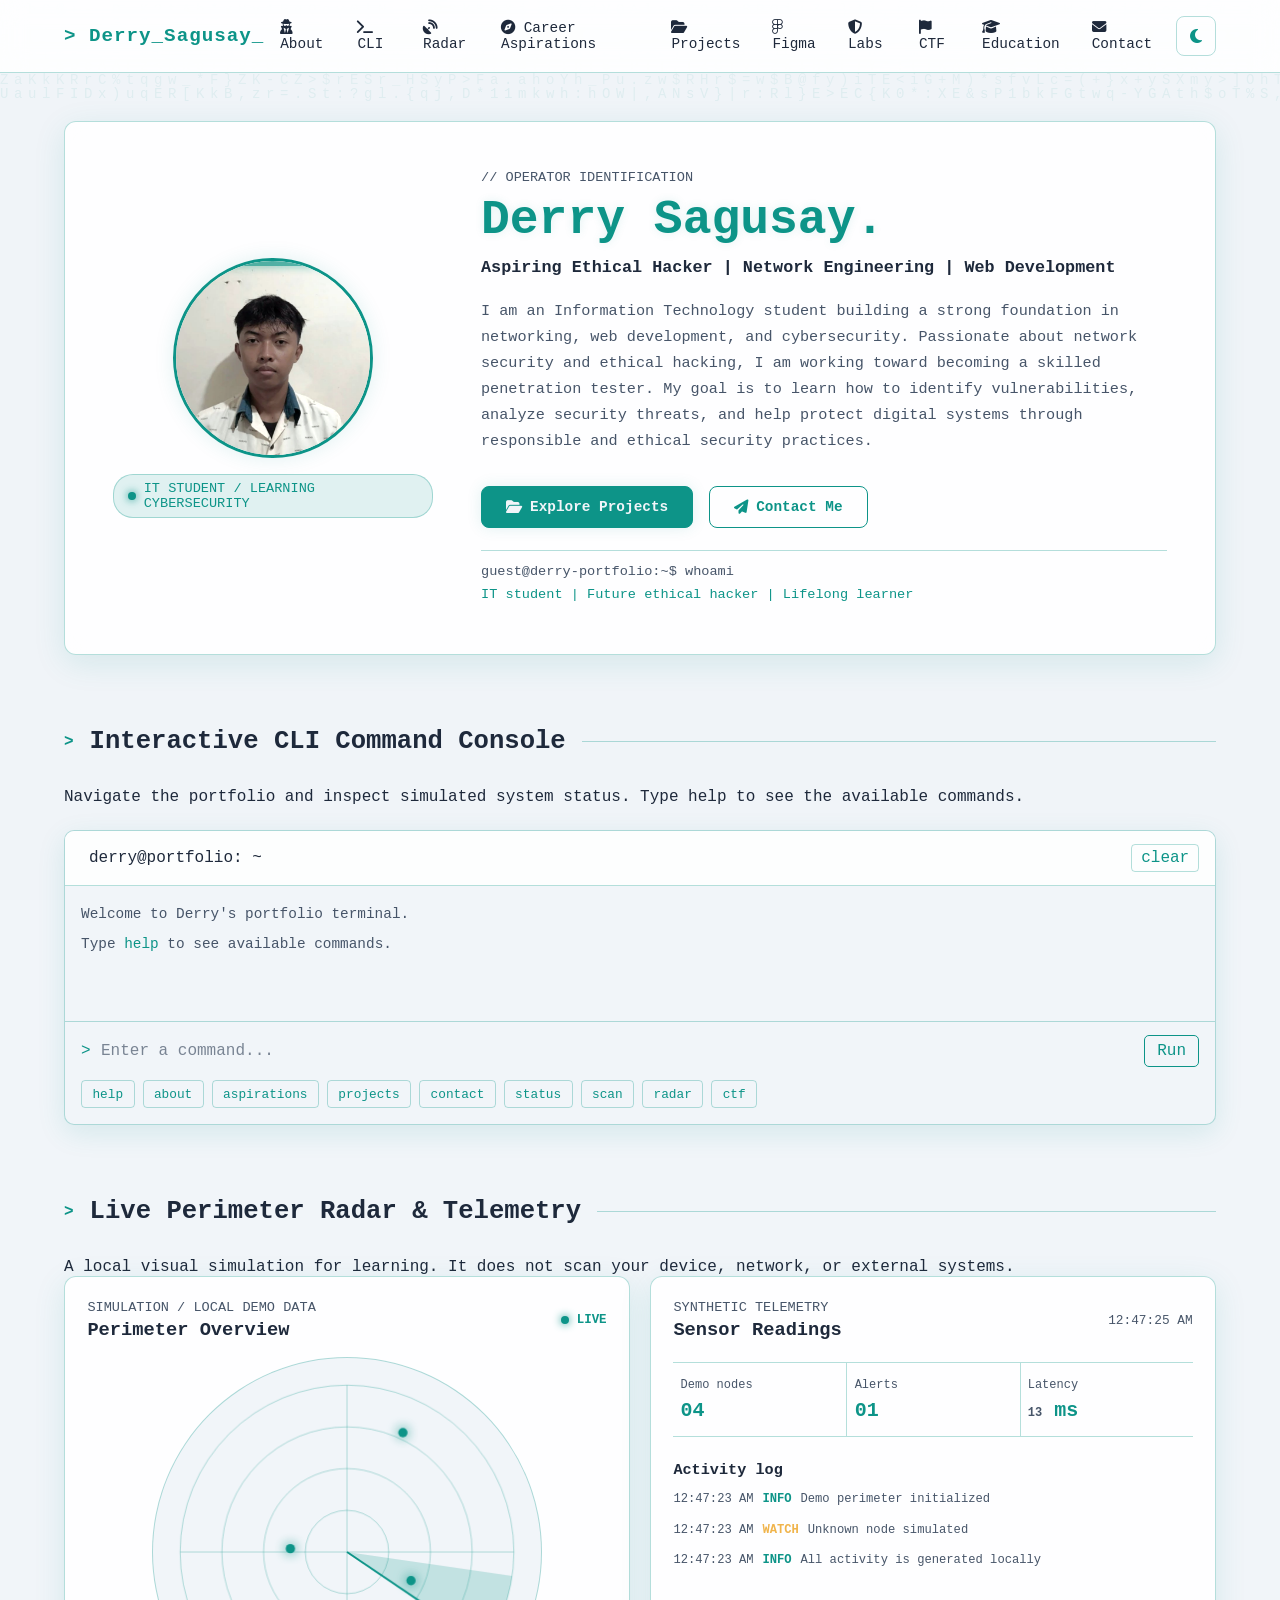
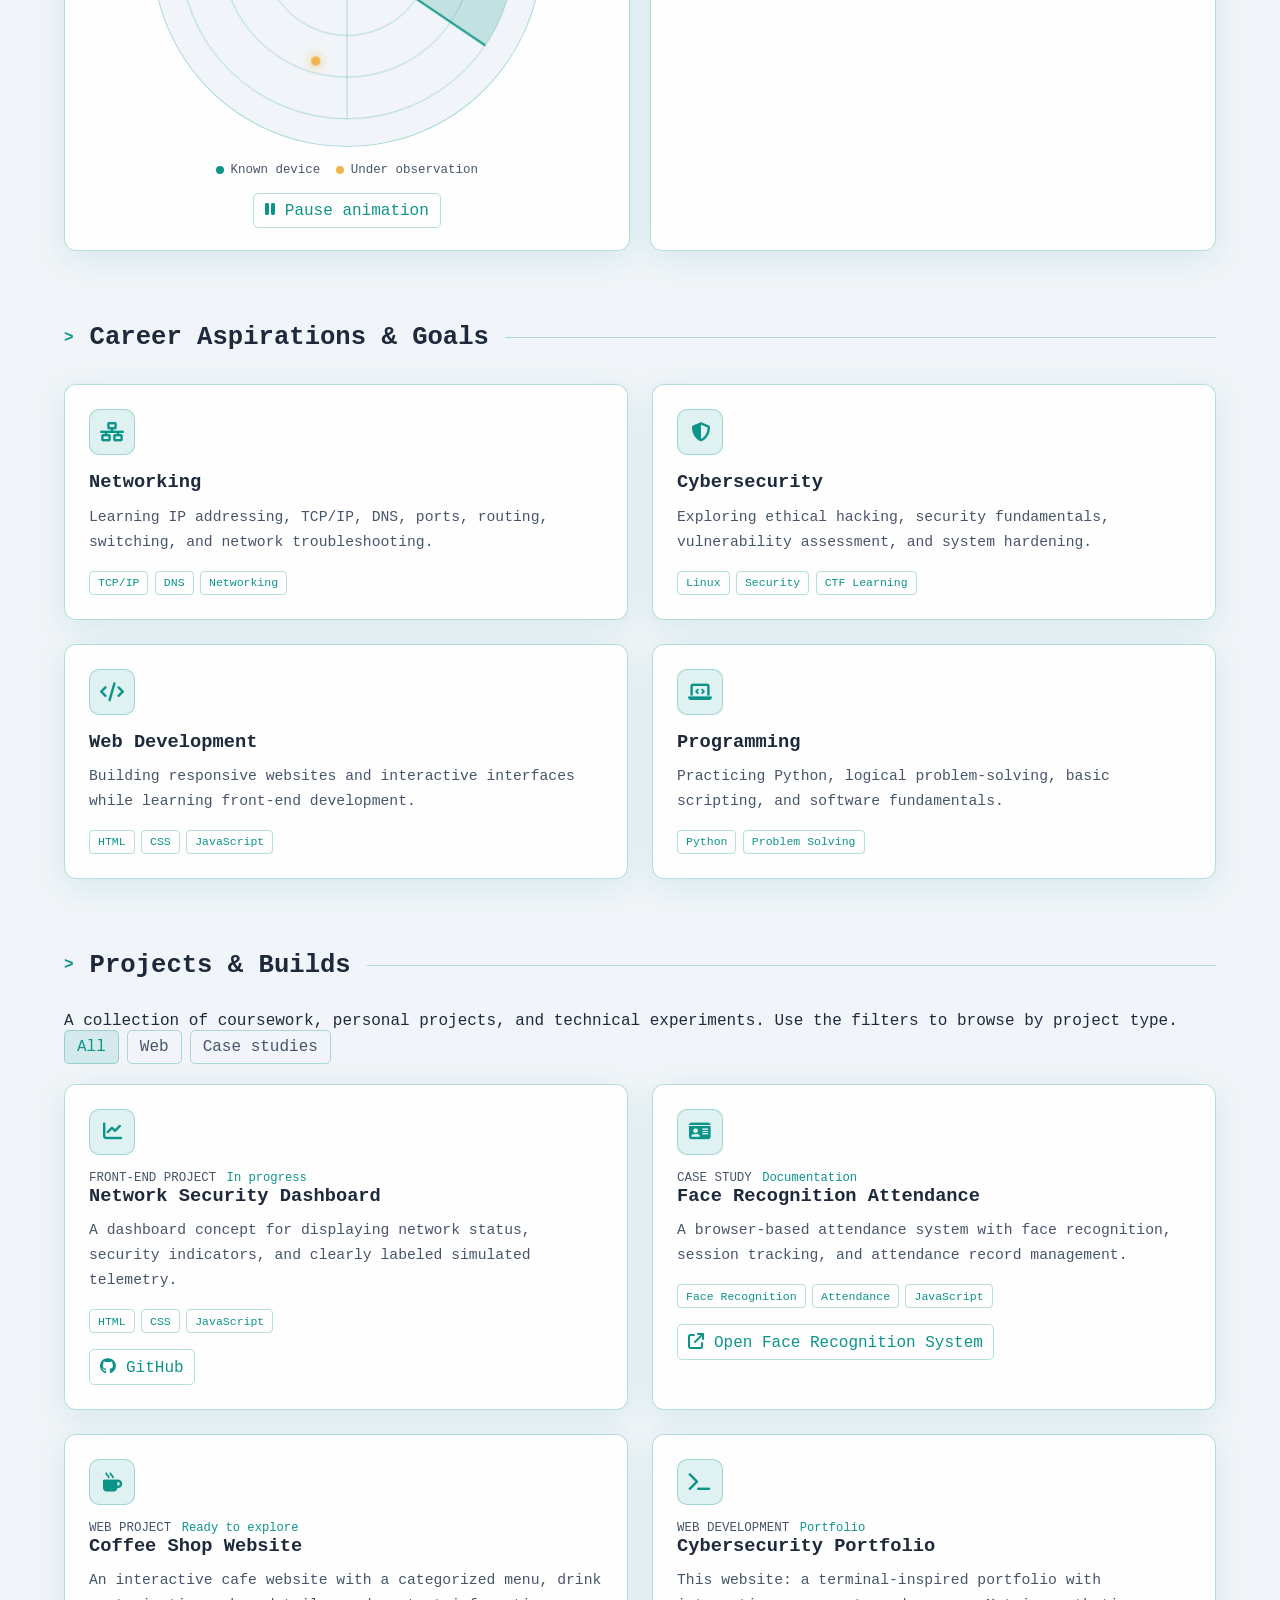
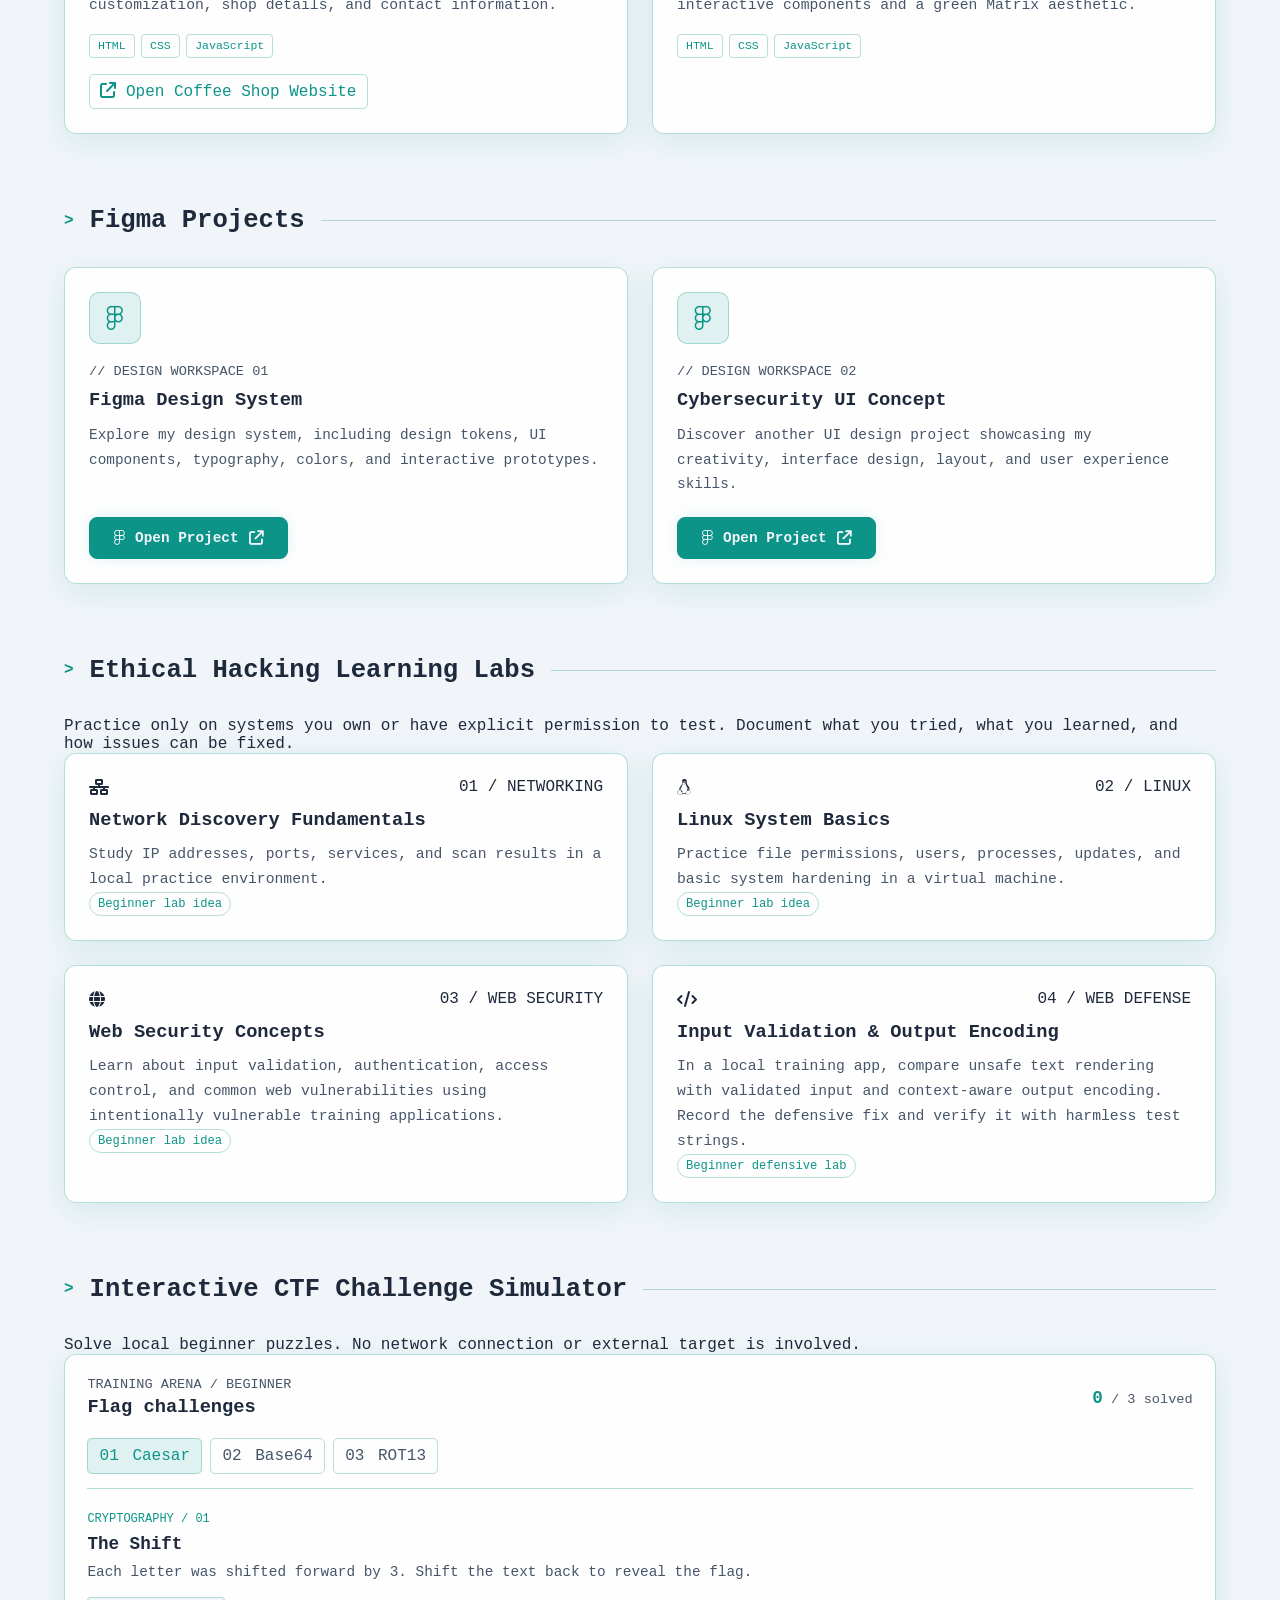
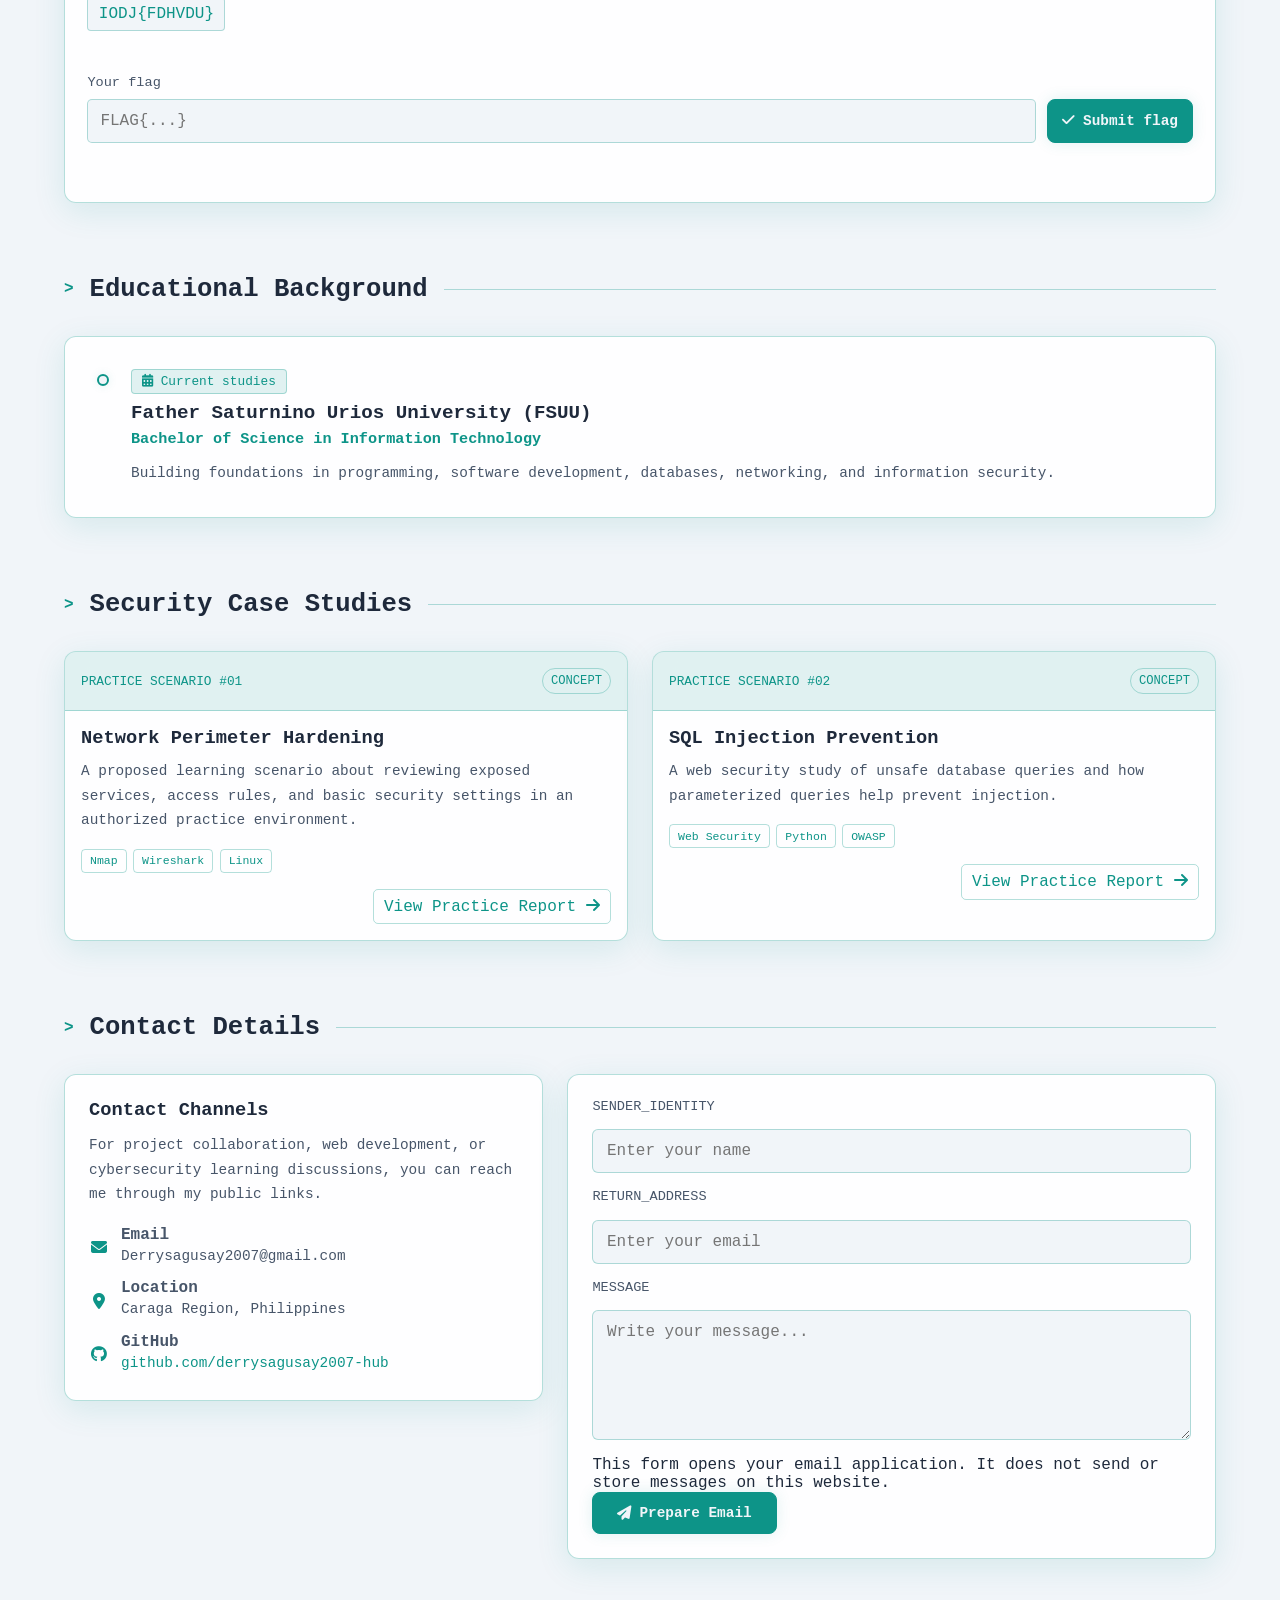
<file: index.html>
<!DOCTYPE html>
<html lang="en" data-theme="dark">
<head>
    <meta charset="UTF-8">
    <meta name="viewport" content="width=device-width, initial-scale=1.0">
    <meta name="description" content="Derry Sagusay — IT student learning ethical hacking, networking, cybersecurity, and web development.">
    <meta name="theme-color" content="#05050a">
    <meta property="og:type" content="website">
    <meta property="og:title" content="Derry Sagusay | Cybersecurity Portfolio">
    <meta property="og:description" content="Explore Derry's work and learning in cybersecurity, networking, and web development.">
    <meta name="twitter:card" content="summary">
    <title>Derry Sagusay | Cybersecurity Portfolio</title>

    <link rel="stylesheet" href="./main/style.css" />
    <link rel="stylesheet" href="https://cdnjs.cloudflare.com/ajax/libs/font-awesome/6.4.0/css/all.min.css">
</head>

<body>
    <canvas id="matrix-canvas" aria-hidden="true"></canvas>
    <div id="scroll-progress" class="scroll-progress" aria-hidden="true"></div>

    <!-- NAVIGATION -->
    <header class="navbar">
        <a class="nav-brand" href="#about">
            <span class="terminal-prompt">&gt;</span>
            Derry_Sagusay<span class="cursor-blink">_</span>
        </a>

        <nav class="nav-links" id="primary-navigation" aria-label="Main navigation">
            <a href="#about"><i class="fa-solid fa-user-secret"></i> About</a>
            <a href="#cli"><i class="fa-solid fa-terminal"></i> CLI</a>
            <a href="#radar"><i class="fa-solid fa-satellite-dish"></i> Radar</a>
            <a href="#skills"><i class="fa-solid fa-compass"></i> Career Aspirations</a>
            <a href="#projects"><i class="fa-solid fa-folder-open"></i> Projects</a>
            <a href="#figma"><i class="fa-brands fa-figma"></i> Figma</a>
            <a href="#labs"><i class="fa-solid fa-shield-halved"></i> Labs</a>
            <a href="#ctf"><i class="fa-solid fa-flag"></i> CTF</a>
            <a href="#education"><i class="fa-solid fa-graduation-cap"></i> Education</a>
            <a href="#contact"><i class="fa-solid fa-envelope"></i> Contact</a>
        </nav>

        <div class="nav-actions">
            <button id="mobile-menu-toggle" class="theme-btn mobile-menu-btn"
                    type="button" aria-label="Toggle navigation"
                    aria-expanded="false" aria-controls="primary-navigation">
                <i class="fa-solid fa-bars"></i>
            </button>

            <button id="theme-toggle" class="theme-btn" type="button"
                    aria-label="Toggle light and dark theme">
                <i class="fa-solid fa-sun light-icon"></i>
                <i class="fa-solid fa-moon dark-icon"></i>
            </button>
        </div>
    </header>

    <main class="main-content">

        <!-- HERO -->
        <section id="about" class="section-block">
            <div class="hero-container glass-panel">
                <div class="profile-box">
                    <div class="avatar-frame">
                        <img src="./images/oten.jpg" alt="Derry Sagusay's profile picture" id="profile-img">
                        <div class="scan-line"></div>
                    </div>

                    <div class="status-badge">
                        <span class="pulse-dot"></span>
                        IT STUDENT / LEARNING CYBERSECURITY
                    </div>
                </div>

                <div class="hero-intro">
                    <span class="sec-tag">// OPERATOR IDENTIFICATION</span>

                    <h1>Derry Sagusay<span class="hero-period">.</span></h1>

                    <p class="hero-subtitle">
                        Aspiring Ethical Hacker
                        <span>|</span> Network Engineering
                        <span>|</span> Web Development
                    </p>

                    <p class="hero-desc">
                       I am an Information Technology student building a strong foundation in networking,
                       web development, and cybersecurity. Passionate about network security and ethical hacking,
                       I am working toward becoming a skilled penetration tester. My goal is to learn how to identify vulnerabilities,
                       analyze security threats, and help protect digital systems through responsible and ethical security practices.
                    </p>

                    <div class="hero-buttons">
                        <a href="#projects" class="cyber-btn primary">
                            <i class="fa-solid fa-folder-open"></i>
                            Explore Projects
                        </a>

                        <a href="#contact" class="cyber-btn secondary">
                            <i class="fa-solid fa-paper-plane"></i>
                            Contact Me
                        </a>
                    </div>

                    <div class="hero-terminal-line">
                        <span>guest@derry-portfolio</span>:<span>~</span>$ whoami
                        <p>IT student | Future ethical hacker | Lifelong learner</p>
                    </div>
                </div>
            </div>
        </section>

        <!-- INTERACTIVE CLI -->
        <section id="cli" class="section-block">
            <div class="section-header">
                <span class="terminal-prompt">&gt;</span>
                <h2>Interactive CLI Command Console</h2>
                <div class="header-line"></div>
            </div>

            <p class="section-intro">
                Navigate the portfolio and inspect simulated system status.
                Type <code>help</code> to see the available commands.
            </p>

            <div class="terminal-window glass-panel">
                <div class="terminal-titlebar">
                    <span class="terminal-lights">
                        <i></i><i></i><i></i>
                    </span>
                    <span>derry@portfolio: ~</span>
                    <button id="terminal-clear" class="terminal-clear" type="button">
                        clear
                    </button>
                </div>

                <div id="terminal-output" class="terminal-output"
                     role="log" aria-live="polite">
                    <p>Welcome to Derry's portfolio terminal.</p>
                    <p>Type <code>help</code> to see available commands.</p>
                </div>

                <form id="terminal-form-cli" class="terminal-input-row"
                      autocomplete="off">
                    <label for="terminal-command">&gt;</label>
                    <input id="terminal-command" name="command"
                           placeholder="Enter a command..."
                           aria-label="Terminal command"
                           spellcheck="false">
                    <button type="submit" class="terminal-run">Run</button>
                </form>

                <div class="command-chips">
                    <button type="button" data-command="help">help</button>
                    <button type="button" data-command="about">about</button>
                    <button type="button" data-command="skills">aspirations</button>
                    <button type="button" data-command="projects">projects</button>
                    <button type="button" data-command="contact">contact</button>
                    <button type="button" data-command="status">status</button>
                    <button type="button" data-command="scan">scan</button>
                    <button type="button" data-command="radar">radar</button>
                    <button type="button" data-command="ctf">ctf</button>
                </div>
            </div>
        </section>

        <!-- SIMULATED PERIMETER RADAR -->
        <section id="radar" class="section-block">
            <div class="section-header">
                <span class="terminal-prompt">&gt;</span>
                <h2>Live Perimeter Radar & Telemetry</h2>
                <div class="header-line"></div>
            </div>

            <p class="section-intro">
                A local visual simulation for learning. It does not scan your device,
                network, or external systems.
            </p>

            <div class="radar-layout">
                <div class="radar-panel glass-panel">
                    <div class="radar-heading">
                        <div>
                            <span class="sec-tag">SIMULATION / LOCAL DEMO DATA</span>
                            <h3>Perimeter Overview</h3>
                        </div>
                        <span class="radar-live"><span class="pulse-dot"></span> LIVE</span>
                    </div>
                    <canvas id="radar-canvas" class="radar-canvas"
                            role="img" aria-label="Animated simulated perimeter radar with demo targets"></canvas>
                    <div class="radar-legend">
                        <span><i class="legend-dot stable"></i>Known device</span>
                        <span><i class="legend-dot watch"></i>Under observation</span>
                    </div>
                    <button id="radar-toggle" class="radar-toggle" type="button" aria-pressed="false">
                        <i class="fa-solid fa-pause"></i> Pause animation
                    </button>
                </div>

                <div class="telemetry-panel glass-panel">
                    <div class="telemetry-heading">
                        <div>
                            <span class="sec-tag">SYNTHETIC TELEMETRY</span>
                            <h3>Sensor Readings</h3>
                        </div>
                        <span id="telemetry-time" class="telemetry-time">--:--:--</span>
                    </div>
                    <div class="telemetry-stats">
                        <div class="telemetry-stat">
                            <span>Demo nodes</span>
                            <strong id="telemetry-nodes">04</strong>
                        </div>
                        <div class="telemetry-stat">
                            <span>Alerts</span>
                            <strong id="telemetry-alerts">01</strong>
                        </div>
                        <div class="telemetry-stat">
                            <span>Latency</span>
                            <strong><span id="telemetry-latency">18</span> ms</strong>
                        </div>
                    </div>
                    <h4 class="activity-title">Activity log</h4>
                    <ul id="telemetry-log" class="telemetry-log" aria-live="polite">
                        <li><time>--:--:--</time><span class="log-ok">INFO</span><span>Demo perimeter initialized</span></li>
                        <li><time>--:--:--</time><span class="log-watch">WATCH</span><span>Unknown node simulated</span></li>
                        <li><time>--:--:--</time><span class="log-ok">INFO</span><span>All activity is generated locally</span></li>
                    </ul>
                </div>
            </div>
        </section>

        <!-- CAREER ASPIRATIONS & GOALS -->
        <section id="skills" class="section-block">
            <div class="section-header">
                <span class="terminal-prompt">&gt;</span>
                <h2>Career Aspirations & Goals</h2>
                <div class="header-line"></div>
            </div>

            <div class="skills-grid">
                <article class="skill-card glass-panel">
                    <div class="skill-icon">
                        <i class="fa-solid fa-network-wired"></i>
                    </div>
                    <h3>Networking</h3>
                    <p>
                        Learning IP addressing, TCP/IP, DNS, ports, routing,
                        switching, and network troubleshooting.
                    </p>
                    <div class="tech-tags">
                        <span>TCP/IP</span>
                        <span>DNS</span>
                        <span>Networking</span>
                    </div>
                </article>

                <article class="skill-card glass-panel">
                    <div class="skill-icon">
                        <i class="fa-solid fa-shield-halved"></i>
                    </div>
                    <h3>Cybersecurity</h3>
                    <p>
                        Exploring ethical hacking, security fundamentals,
                        vulnerability assessment, and system hardening.
                    </p>
                    <div class="tech-tags">
                        <span>Linux</span>
                        <span>Security</span>
                        <span>CTF Learning</span>
                    </div>
                </article>

                <article class="skill-card glass-panel">
                    <div class="skill-icon">
                        <i class="fa-solid fa-code"></i>
                    </div>
                    <h3>Web Development</h3>
                    <p>
                        Building responsive websites and interactive
                        interfaces while learning front-end development.
                    </p>
                    <div class="tech-tags">
                        <span>HTML</span>
                        <span>CSS</span>
                        <span>JavaScript</span>
                    </div>
                </article>

                <article class="skill-card glass-panel">
                    <div class="skill-icon">
                        <i class="fa-solid fa-laptop-code"></i>
                    </div>
                    <h3>Programming</h3>
                    <p>
                        Practicing Python, logical problem-solving,
                        basic scripting, and software fundamentals.
                    </p>
                    <div class="tech-tags">
                        <span>Python</span>
                        <span>Problem Solving</span>
                    </div>
                </article>
            </div>
        </section>

        <!-- PROJECTS -->
        <section id="projects" class="section-block">
            <div class="section-header">
                <span class="terminal-prompt">&gt;</span>
                <h2>Projects & Builds</h2>
                <div class="header-line"></div>
            </div>

            <p class="section-intro">
                A collection of coursework, personal projects, and technical
                experiments. Use the filters to browse by project type.
            </p>

            <div class="project-filters" role="group" aria-label="Filter projects">
                <button type="button" class="project-filter active" data-filter="all" aria-pressed="true">All</button>
                <button type="button" class="project-filter" data-filter="web" aria-pressed="false">Web</button>
                <button type="button" class="project-filter" data-filter="study" aria-pressed="false">Case studies</button>
            </div>

            <div class="project-grid">
                <article class="project-card glass-panel" data-project-type="web">
                    <div class="project-icon">
                        <i class="fa-solid fa-chart-line"></i>
                    </div>
                    <div class="project-meta">
                        <span>FRONT-END PROJECT</span>
                        <span class="project-state">In progress</span>
                    </div>
                    <h3>Network Security Dashboard</h3>
                    <p>
                        A dashboard concept for displaying network status,
                        security indicators, and clearly labeled simulated telemetry.
                    </p>
                    <div class="tech-tags">
                        <span>HTML</span><span>CSS</span><span>JavaScript</span>
                    </div>
                    <div class="project-links">
                        <a href="https://github.com/derrysagusay2007-hub"
                           target="_blank" rel="noopener noreferrer">
                            <i class="fa-brands fa-github"></i> GitHub
                        </a>
                    </div>
                </article>

                <article class="project-card glass-panel" data-project-type="study">
                    <div class="project-icon">
                        <i class="fa-solid fa-id-card"></i>
                    </div>
                    <div class="project-meta">
                        <span>CASE STUDY</span>
                        <span class="project-state">Documentation</span>
                    </div>
                    <h3>Face Recognition Attendance</h3>
                    <p>
                        A browser-based attendance system with face recognition,
                        session tracking, and attendance record management.
                    </p>
                    <div class="tech-tags">
                        <span>Face Recognition</span>
                        <span>Attendance</span>
                        <span>JavaScript</span>
                    </div>
                    <div class="project-links">
                        <a href="./project/1index.html">
                            <i class="fa-solid fa-arrow-up-right-from-square"></i>
                            Open Face Recognition System
                        </a>
                    </div>
                </article>

                <article class="project-card glass-panel" data-project-type="web">
                    <div class="project-icon">
                        <i class="fa-solid fa-mug-hot"></i>
                    </div>
                    <div class="project-meta">
                        <span>WEB PROJECT</span>
                        <span class="project-state">Ready to explore</span>
                    </div>
                    <h3>Coffee Shop Website</h3>
                    <p>
                        An interactive cafe website with a categorized menu,
                        drink customization, shop details, and contact information.
                    </p>
                    <div class="tech-tags">
                        <span>HTML</span><span>CSS</span><span>JavaScript</span>
                    </div>
                    <div class="project-links">
                        <a href="./projects/bean-brew/2index.html">
                            <i class="fa-solid fa-arrow-up-right-from-square"></i>
                            Open Coffee Shop Website
                        </a>
                    </div>
                </article>

                <article class="project-card glass-panel" data-project-type="web">
                    <div class="project-icon">
                        <i class="fa-solid fa-terminal"></i>
                    </div>
                    <div class="project-meta">
                        <span>WEB DEVELOPMENT</span>
                        <span class="project-state">Portfolio</span>
                    </div>
                    <h3>Cybersecurity Portfolio</h3>
                    <p>
                        This website: a terminal-inspired portfolio with
                        interactive components and a green Matrix aesthetic.
                    </p>
                    <div class="tech-tags">
                        <span>HTML</span><span>CSS</span><span>JavaScript</span>
                    </div>
                </article>
            </div>
        </section>

       <!-- FIGMA PROJECTS -->
<section id="figma" class="section-block">
    <div class="section-header">
        <span class="terminal-prompt">&gt;</span>
        <h2>Figma Projects</h2>
        <div class="header-line"></div>
    </div>

    <div class="figma-projects-grid">

        <!-- FIGMA PROJECT 1 -->
        <div class="figma-panel glass-panel">
            <div class="figma-mark" aria-hidden="true">
                <i class="fa-brands fa-figma"></i>
            </div>

            <div class="figma-project-info">
                <span class="sec-tag">// DESIGN WORKSPACE 01</span>
                <h3>Figma Design System</h3>
                <p>
                    Explore my design system, including design tokens,
                    UI components, typography, colors, and interactive prototypes.
                </p>
            </div>

            <div class="hero-buttons">
                <a
                    class="cyber-btn primary"
                    href="https://www.figma.com/design/df82RK3zIRqXrk9Lu7r33x/Untitled?node-id=0-1&t=ttGBgMGKdD8Uq8Sp-1"
                    target="_blank"
                    rel="noopener noreferrer"
                >
                    <i class="fa-brands fa-figma"></i>
                    Open Project
                    <i class="fa-solid fa-arrow-up-right-from-square"></i>
                </a>
            </div>
        </div>

        <!-- FIGMA PROJECT 2 -->
        <div class="figma-panel glass-panel">
            <div class="figma-mark" aria-hidden="true">
                <i class="fa-brands fa-figma"></i>
            </div>

            <div class="figma-project-info">
                <span class="sec-tag">// DESIGN WORKSPACE 02</span>
                <h3>Cybersecurity UI Concept</h3>
                <p>
                    Discover another UI design project showcasing my
                    creativity, interface design, layout, and user experience skills.
                </p>
            </div>

            <div class="hero-buttons">
                <a
                    class="cyber-btn primary"
                    href="https://www.figma.com/design/bN36f4y7RfNAPAvPRn4RAo/Untitled?node-id=0-1&t=mvPxhxhzeWCF7LIt-1"
                    target="_blank"
                    rel="noopener noreferrer"
                >
                    <i class="fa-brands fa-figma"></i>
                    Open Project
                    <i class="fa-solid fa-arrow-up-right-from-square"></i>
                </a>
            </div>
        </div>

    </div>
        </section>

        <!-- ETHICAL HACKING LABS -->
        <section id="labs" class="section-block">
            <div class="section-header">
                <span class="terminal-prompt">&gt;</span>
                <h2>Ethical Hacking Learning Labs</h2>
                <div class="header-line"></div>
            </div>

            <p class="section-intro">
                Practice only on systems you own or have explicit permission to test.
                Document what you tried, what you learned, and how issues can be fixed.
            </p>

            <div class="labs-grid">
                <article class="lab-card glass-panel">
                    <div class="lab-heading">
                        <i class="fa-solid fa-network-wired"></i>
                        <span>01 / NETWORKING</span>
                    </div>
                    <h3>Network Discovery Fundamentals</h3>
                    <p>
                        Study IP addresses, ports, services, and scan results
                        in a local practice environment.
                    </p>
                    <span class="lab-status">Beginner lab idea</span>
                </article>

                <article class="lab-card glass-panel">
                    <div class="lab-heading">
                        <i class="fa-brands fa-linux"></i>
                        <span>02 / LINUX</span>
                    </div>
                    <h3>Linux System Basics</h3>
                    <p>
                        Practice file permissions, users, processes,
                        updates, and basic system hardening in a virtual machine.
                    </p>
                    <span class="lab-status">Beginner lab idea</span>
                </article>

                <article class="lab-card glass-panel">
                    <div class="lab-heading">
                        <i class="fa-solid fa-globe"></i>
                        <span>03 / WEB SECURITY</span>
                    </div>
                    <h3>Web Security Concepts</h3>
                    <p>
                        Learn about input validation, authentication,
                        access control, and common web vulnerabilities using
                        intentionally vulnerable training applications.
                    </p>
                    <span class="lab-status">Beginner lab idea</span>
                </article>

                <article class="lab-card glass-panel">
                    <div class="lab-heading">
                        <i class="fa-solid fa-code"></i>
                        <span>04 / WEB DEFENSE</span>
                    </div>
                    <h3>Input Validation & Output Encoding</h3>
                    <p>
                        In a local training app, compare unsafe text rendering with
                        validated input and context-aware output encoding. Record
                        the defensive fix and verify it with harmless test strings.
                    </p>
                    <span class="lab-status">Beginner defensive lab</span>
                </article>
            </div>
        </section>

        <!-- INTERACTIVE CTF SIMULATOR -->
        <section id="ctf" class="section-block">
            <div class="section-header">
                <span class="terminal-prompt">&gt;</span>
                <h2>Interactive CTF Challenge Simulator</h2>
                <div class="header-line"></div>
            </div>

            <p class="section-intro">
                Solve local beginner puzzles. No network connection or external target is involved.
            </p>

            <div class="ctf-panel glass-panel">
                <div class="ctf-heading">
                    <div>
                        <span class="sec-tag">TRAINING ARENA / BEGINNER</span>
                        <h3>Flag challenges</h3>
                    </div>
                    <span class="ctf-score"><strong id="ctf-score">0</strong> / 3 solved</span>
                </div>

                <div class="ctf-challenge-tabs" role="group" aria-label="Choose a CTF challenge">
                    <button type="button" class="ctf-tab active" data-challenge="0" aria-pressed="true">01 <span>Caesar</span></button>
                    <button type="button" class="ctf-tab" data-challenge="1" aria-pressed="false">02 <span>Base64</span></button>
                    <button type="button" class="ctf-tab" data-challenge="2" aria-pressed="false">03 <span>ROT13</span></button>
                </div>

                <div class="ctf-prompt">
                    <span id="ctf-category" class="ctf-category">CRYPTOGRAPHY / 01</span>
                    <h4 id="ctf-title">The Shift</h4>
                    <p id="ctf-description">Each letter was shifted forward by 3. Shift the text back to reveal the flag.</p>
                    <code id="ctf-clue">IODJ{FDHVDU}</code>
                </div>

                <form id="ctf-form" class="ctf-answer-form" autocomplete="off">
                    <label for="ctf-answer">Your flag</label>
                    <div class="ctf-answer-row">
                        <input id="ctf-answer" name="answer" type="text" required
                               maxlength="80" placeholder="FLAG{...}" spellcheck="false">
                        <button class="cyber-btn primary" type="submit">
                            <i class="fa-solid fa-check"></i> Submit flag
                        </button>
                    </div>
                </form>
                <p id="ctf-feedback" class="ctf-feedback" role="status" aria-live="polite"></p>
            </div>
        </section>

        <!-- EDUCATION -->
        <section id="education" class="section-block">
            <div class="section-header">
                <span class="terminal-prompt">&gt;</span>
                <h2>Educational Background</h2>
                <div class="header-line"></div>
            </div>

            <div class="timeline glass-panel">
                <div class="timeline-item">
                    <div class="timeline-marker"></div>
                    <div class="timeline-content">
                        <span class="timeline-date">
                            <i class="fa-solid fa-calendar-days"></i>
                            Current studies
                        </span>
                        <h3>Father Saturnino Urios University (FSUU)</h3>
                        <p class="degree-title">
                            Bachelor of Science in Information Technology
                        </p>
                        <p class="timeline-desc">
                            Building foundations in programming, software
                            development, databases, networking, and information security.
                        </p>
                    </div>
                </div>
            </div>
        </section>

        <!-- SECURITY CASE STUDIES -->
        <section id="case-studies" class="section-block">
            <div class="section-header">
                <span class="terminal-prompt">&gt;</span>
                <h2>Security Case Studies</h2>
                <div class="header-line"></div>
            </div>

            <div class="case-grid">
                <article class="case-card glass-panel">
                    <div class="case-banner">
                        <span class="case-id">PRACTICE SCENARIO #01</span>
                        <span class="case-status practice">CONCEPT</span>
                    </div>
                    <div class="case-body">
                        <h3>Network Perimeter Hardening</h3>
                        <p class="case-snippet">
                            A proposed learning scenario about reviewing exposed
                            services, access rules, and basic security settings
                            in an authorized practice environment.
                        </p>
                        <div class="tech-tags">
                            <span>Nmap</span>
                            <span>Wireshark</span>
                            <span>Linux</span>
                        </div>
                    </div>
                    <div class="case-footer">
                        <button class="expand-case-btn" type="button" data-case="1">
                            <span>View Practice Report</span>
                            <i class="fa-solid fa-arrow-right"></i>
                        </button>
                    </div>
                </article>

                <article class="case-card glass-panel">
                    <div class="case-banner">
                        <span class="case-id">PRACTICE SCENARIO #02</span>
                        <span class="case-status practice">CONCEPT</span>
                    </div>
                    <div class="case-body">
                        <h3>SQL Injection Prevention</h3>
                        <p class="case-snippet">
                            A web security study of unsafe database queries
                            and how parameterized queries help prevent injection.
                        </p>
                        <div class="tech-tags">
                            <span>Web Security</span>
                            <span>Python</span>
                            <span>OWASP</span>
                        </div>
                    </div>
                    <div class="case-footer">
                        <button class="expand-case-btn" type="button" data-case="2">
                            <span>View Practice Report</span>
                            <i class="fa-solid fa-arrow-right"></i>
                        </button>
                    </div>
                </article>
            </div>
        </section>

       <!-- CONTACT -->
        <section id="contact" class="section-block">
            <div class="section-header">
                <span class="terminal-prompt">&gt;</span>
                <h2>Contact Details</h2>
                <div class="header-line"></div>
            </div>

            <div class="contact-grid">
                <div class="contact-info glass-panel">
                    <h3>Contact Channels</h3>
                    <p>
                        For project collaboration, web development, or cybersecurity
                        learning discussions, you can reach me through my public links.
                    </p>

                    <div class="contact-methods">
                        <div class="method-item">
                            <i class="fa-solid fa-envelope"></i>
                            <div>
                                <strong>Email</strong>
                                <p>Derrysagusay2007@gmail.com</p>
                            </div>
                        </div>

                        <div class="method-item">
                            <i class="fa-solid fa-location-dot"></i>
                            <div>
                                <strong>Location</strong>
                                <p>Caraga Region, Philippines</p>
                            </div>
                        </div>

                        <div class="method-item">
                            <i class="fa-brands fa-github"></i>
                            <div>
                                <strong>GitHub</strong>
                                <p><a href="https://github.com/derrysagusay2007-hub" target="_blank" rel="noopener noreferrer">github.com/derrysagusay2007-hub</a></p>
                            </div>
                        </div>
                    </div>
                </div>

                <form id="contact-form" class="contact-form glass-panel" autocomplete="off">
                    <div class="form-group">
                        <label for="contact-name"><span class="sec-tag">SENDER_IDENTITY</span></label>
                        <input id="contact-name" name="name" type="text" placeholder="Enter your name" required>
                    </div>

                    <div class="form-group">
                        <label for="contact-email"><span class="sec-tag">RETURN_ADDRESS</span></label>
                        <input id="contact-email" name="email" type="email" placeholder="Enter your email" required>
                    </div>

                    <div class="form-group">
                        <label for="contact-message"><span class="sec-tag">MESSAGE</span></label>
                        <textarea id="contact-message" name="message" rows="5" placeholder="Write your message..." required></textarea>
                    </div>

                    <p class="form-note">
                        This form opens your email application. It does not send or store messages on this website.
                    </p>

                    <button class="cyber-btn primary" type="submit">
                        <i class="fa-solid fa-paper-plane"></i>
                        Prepare Email
                    </button>
                </form>
            </div>
        </section>
    </main>

    <!-- JAVASCRIPT LINK -->
    <script src="./main/script.js"></script>
</body>
</html>
</file>
<file: main/style.css>
/* =========================
   MATRIX CYBERSECURITY THEME
========================= */

:root {
    --bg-color: #05050a;
    --panel-bg: rgba(10, 15, 30, 0.75);
    --panel-border: rgba(0, 255, 128, 0.25);
    --text-primary: #00ff80;
    --text-secondary: #a0aec0;
    --text-main: #e2e8f0;
    --accent-glow: rgba(0, 255, 128, 0.15);
    --card-hover: rgba(0, 255, 128, 0.05);
    --font-mono: "Courier New", Courier, monospace;
    --transition-speed: 0.3s;
}

[data-theme="light"] {
    --bg-color: #f1f5f9;
    --panel-bg: rgba(255, 255, 255, 0.88);
    --panel-border: rgba(13, 148, 136, 0.3);
    --text-primary: #0d9488;
    --text-secondary: #475569;
    --text-main: #1e293b;
    --accent-glow: rgba(13, 148, 136, 0.12);
    --card-hover: rgba(13, 148, 136, 0.04);
}

/* =========================
   GLOBAL STYLES
========================= */

* {
    margin: 0;
    padding: 0;
    box-sizing: border-box;
    font-family: var(--font-mono);
}

html {
    scroll-behavior: smooth;
    scroll-padding-top: 100px;
}

body {
    min-height: 100vh;
    overflow-x: hidden;
    position: relative;
    background: var(--bg-color);
    color: var(--text-main);
    transition:
        background-color var(--transition-speed),
        color var(--transition-speed);
}

a {
    color: var(--text-primary);
    transition: color var(--transition-speed);
}

button,
input,
textarea {
    font: inherit;
}

button {
    cursor: pointer;
}

img {
    max-width: 100%;
    display: block;
}

::selection {
    color: var(--bg-color);
    background: var(--text-primary);
}

:focus-visible {
    outline: 2px solid var(--text-primary);
    outline-offset: 3px;
}

#matrix-canvas {
    position: fixed;
    inset: 0;
    width: 100%;
    height: 100%;
    z-index: -1;
    opacity: 0.18;
    pointer-events: none;
}

.scroll-progress {
    position: fixed;
    top: 0;
    left: 0;
    z-index: 1100;
    width: 100%;
    height: 3px;
    background: var(--text-primary);
    box-shadow: 0 0 10px var(--text-primary);
    transform: scaleX(0);
    transform-origin: left;
    pointer-events: none;
}

[data-theme="light"] #matrix-canvas {
    opacity: 0.08;
}

.glass-panel {
    background: var(--panel-bg);
    border: 1px solid var(--panel-border);
    border-radius: 12px;
    backdrop-filter: blur(12px);
    -webkit-backdrop-filter: blur(12px);
    box-shadow: 0 8px 32px var(--accent-glow);
}

/* =========================
   NAVIGATION
========================= */

.navbar {
    position: sticky;
    top: 0;
    z-index: 100;
    display: flex;
    align-items: center;
    justify-content: space-between;
    gap: 1rem;
    padding: 1rem 5%;
    background: var(--panel-bg);
    border-bottom: 1px solid var(--panel-border);
    backdrop-filter: blur(12px);
    -webkit-backdrop-filter: blur(12px);
}

.nav-brand {
    color: var(--text-primary);
    font-size: 1.2rem;
    font-weight: bold;
    letter-spacing: 1px;
    text-decoration: none;
    white-space: nowrap;
}

.terminal-prompt {
    color: var(--text-primary);
    font-weight: bold;
}

.cursor-blink {
    animation: blink 1s infinite;
}

@keyframes blink {
    0%, 50% {
        opacity: 1;
    }

    51%, 100% {
        opacity: 0;
    }
}

.nav-links {
    display: flex;
    align-items: center;
    gap: 1.5rem;
}

.nav-links a {
    color: var(--text-main);
    text-decoration: none;
    font-size: 0.9rem;
}

.nav-links a:hover,
.nav-links a.active {
    color: var(--text-primary);
    text-shadow: 0 0 8px var(--text-primary);
}

.nav-actions {
    display: flex;
    align-items: center;
    gap: 0.7rem;
}

.theme-btn,
.mobile-menu-btn {
    display: inline-flex;
    align-items: center;
    justify-content: center;
    width: 40px;
    height: 40px;
    border: 1px solid var(--panel-border);
    border-radius: 8px;
    color: var(--text-primary);
    background: transparent;
    transition: all var(--transition-speed);
}

.theme-btn:hover,
.mobile-menu-btn:hover {
    background: var(--accent-glow);
    box-shadow: 0 0 10px var(--text-primary);
}

.mobile-menu-btn {
    display: none;
}

[data-theme="dark"] .light-icon {
    display: block;
}

[data-theme="dark"] .dark-icon {
    display: none;
}

[data-theme="light"] .light-icon {
    display: none;
}

[data-theme="light"] .dark-icon {
    display: block;
}

/* =========================
   MAIN LAYOUT
========================= */

.main-content {
    width: 100%;
    max-width: 1200px;
    margin: 0 auto;
    padding: 3rem 1.5rem;
}

.section-block {
    margin-bottom: 4.5rem;
    scroll-margin-top: 100px;
}

.section-header {
    display: flex;
    align-items: center;
    gap: 1rem;
    margin-bottom: 2rem;
}

.section-header h2 {
    color: var(--text-main);
    font-size: 1.6rem;
}

.header-line {
    flex: 1;
    height: 1px;
    background: var(--panel-border);
}

/* =========================
   HERO SECTION
========================= */

.hero-container {
    display: grid;
    grid-template-columns: 320px minmax(0, 1fr);
    align-items: center;
    gap: 3rem;
    padding: 3rem;
}

.profile-box {
    display: flex;
    flex-direction: column;
    align-items: center;
    gap: 1rem;
}

.avatar-frame {
    position: relative;
    width: 200px;
    height: 200px;
    overflow: hidden;
    border: 3px solid var(--text-primary);
    border-radius: 50%;
    box-shadow: 0 0 20px var(--accent-glow);
}

.avatar-frame img {
    width: 100%;
    height: 100%;
    object-fit: cover;
    filter: grayscale(20%) contrast(110%);
    transition: filter var(--transition-speed);
}

.avatar-frame:hover img {
    filter: grayscale(0%);
}

.scan-line {
    position: absolute;
    top: 0;
    left: 0;
    width: 100%;
    height: 5px;
    background: var(--text-primary);
    box-shadow: 0 0 10px var(--text-primary);
    opacity: 0.7;
    animation: scanAnimation 3s linear infinite;
}

@keyframes scanAnimation {
    0% {
        top: 0;
    }

    50% {
        top: 100%;
    }

    100% {
        top: 0;
    }
}

.status-badge {
    display: flex;
    align-items: center;
    gap: 8px;
    padding: 6px 14px;
    border: 1px solid var(--panel-border);
    border-radius: 20px;
    color: var(--text-primary);
    background: var(--accent-glow);
    font-size: 0.85rem;
}

.pulse-dot {
    width: 8px;
    height: 8px;
    border-radius: 50%;
    background: var(--text-primary);
    box-shadow: 0 0 8px var(--text-primary);
    animation: pulse 1.5s infinite;
}

@keyframes pulse {
    0%, 100% {
        transform: scale(0.95);
        opacity: 0.8;
    }

    50% {
        transform: scale(1.3);
        opacity: 1;
        box-shadow: 0 0 15px var(--text-primary);
    }
}

.sec-tag {
    display: block;
    margin-bottom: 0.5rem;
    color: var(--text-secondary);
    font-size: 0.85rem;
}

.hero-intro h1 {
    margin-bottom: 0.5rem;
    color: var(--text-primary);
    font-size: clamp(2rem, 5vw, 3rem);
    text-shadow: 0 0 10px var(--accent-glow);
}

.hero-subtitle {
    margin-bottom: 1.2rem;
    color: var(--text-main);
    font-size: 1.05rem;
    font-weight: bold;
    line-height: 1.5;
}

.hero-desc {
    margin-bottom: 2rem;
    color: var(--text-secondary);
    font-size: 0.95rem;
    line-height: 1.7;
}

.hero-buttons {
    display: flex;
    flex-wrap: wrap;
    gap: 1rem;
}

.hero-terminal-line {
    margin-top: 1.35rem;
    padding-top: 0.8rem;
    border-top: 1px solid var(--panel-border);
    color: var(--text-secondary);
    font-size: 0.85rem;
}

.hero-terminal-line p {
    margin-top: 0.35rem;
    color: var(--text-primary);
    line-height: 1.6;
}

.cyber-btn {
    display: inline-flex;
    align-items: center;
    justify-content: center;
    gap: 8px;
    padding: 0.75rem 1.5rem;
    border: 1px solid var(--text-primary);
    border-radius: 8px;
    font-size: 0.9rem;
    font-weight: bold;
    text-decoration: none;
    transition: all var(--transition-speed);
}

.cyber-btn.primary {
    color: var(--bg-color);
    background: var(--text-primary);
    box-shadow: 0 0 15px var(--accent-glow);
}

.cyber-btn.primary:hover {
    transform: translateY(-2px);
    box-shadow: 0 0 25px var(--text-primary);
}

.cyber-btn.secondary {
    color: var(--text-primary);
    background: transparent;
}

.cyber-btn.secondary:hover {
    transform: translateY(-2px);
    background: var(--accent-glow);
}

/* =========================
   TERMINAL
========================= */

.terminal-window {
    overflow: hidden;
    margin-top: 1.5rem;
    border: 1px solid var(--panel-border);
    border-radius: 10px;
    background: var(--bg-color);
    box-shadow: 0 8px 28px var(--accent-glow);
}

.terminal-titlebar {
    display: flex;
    align-items: center;
    gap: 0.5rem;
    padding: 0.8rem 1rem;
    border-bottom: 1px solid var(--panel-border);
    background: var(--panel-bg);
}

.terminal-dot {
    width: 10px;
    height: 10px;
    border-radius: 50%;
}

.terminal-dot.red {
    background: #ff5f57;
}

.terminal-dot.yellow {
    background: #febc2e;
}

.terminal-dot.green {
    background: #28c840;
}

.terminal-clear {
    margin-left: auto;
    padding: 0.25rem 0.55rem;
    border: 1px solid var(--panel-border);
    border-radius: 4px;
    color: var(--text-primary);
    background: transparent;
}

.terminal-output {
    min-height: 135px;
    max-height: 300px;
    overflow-y: auto;
    padding: 1rem;
    color: var(--text-secondary);
    font-size: 0.9rem;
    line-height: 1.7;
    overflow-wrap: anywhere;
}

.terminal-output p {
    margin-bottom: 0.35rem;
}

.terminal-output code {
    color: var(--text-primary);
}

.terminal-input-row {
    display: flex;
    align-items: center;
    gap: 0.65rem;
    padding: 0.8rem 1rem;
    border-top: 1px solid var(--panel-border);
}

.terminal-input-row label {
    color: var(--text-primary);
}

.terminal-input-row input {
    flex: 1;
    min-width: 0;
    border: 0;
    outline: 0;
    color: var(--text-main);
    background: transparent;
}

.terminal-input-row input::placeholder {
    color: var(--text-secondary);
    opacity: 0.7;
}

.terminal-run {
    padding: 0.4rem 0.75rem;
    border: 1px solid var(--text-primary);
    border-radius: 5px;
    color: var(--text-primary);
    background: transparent;
}

.terminal-run:hover,
.terminal-clear:hover,
.command-chips button:hover {
    background: var(--accent-glow);
}

.command-chips {
    display: flex;
    flex-wrap: wrap;
    gap: 0.5rem;
    padding: 0 1rem 1rem;
}

.command-chips button {
    padding: 0.35rem 0.65rem;
    border: 1px solid var(--panel-border);
    border-radius: 4px;
    color: var(--text-primary);
    background: transparent;
    font-size: 0.8rem;
}

/* =========================
   RADAR AND TELEMETRY
========================= */

.radar-layout {
    display: grid;
    grid-template-columns: minmax(0, 1fr) minmax(0, 1fr);
    gap: 1.25rem;
}

.radar-panel,
.telemetry-panel,
.ctf-panel {
    min-width: 0;
    padding: 1.4rem;
}

.radar-heading,
.telemetry-heading,
.ctf-heading {
    display: flex;
    align-items: center;
    justify-content: space-between;
    gap: 1rem;
}

.radar-heading h3,
.telemetry-heading h3,
.ctf-heading h3 {
    color: var(--text-main);
}

.radar-heading .sec-tag,
.telemetry-heading .sec-tag,
.ctf-heading .sec-tag {
    margin-bottom: 0.25rem;
}

.radar-live {
    display: inline-flex;
    align-items: center;
    gap: 0.5rem;
    color: var(--text-primary);
    font-size: 0.78rem;
    font-weight: bold;
}

.radar-canvas {
    display: block;
    width: min(100%, 390px);
    height: auto;
    aspect-ratio: 1;
    margin: 1rem auto 0;
    border: 1px solid var(--panel-border);
    border-radius: 50%;
    background: var(--bg-color);
}

.radar-legend {
    display: flex;
    flex-wrap: wrap;
    justify-content: center;
    gap: 1rem;
    margin: 1rem 0;
    color: var(--text-secondary);
    font-size: 0.78rem;
}

.radar-legend span {
    display: inline-flex;
    align-items: center;
    gap: 0.4rem;
}

.legend-dot {
    width: 8px;
    height: 8px;
    border-radius: 50%;
    background: var(--text-primary);
}

.legend-dot.watch {
    background: #f0b44c;
}

.radar-toggle {
    display: block;
    margin: 0 auto;
    padding: 0.45rem 0.7rem;
    border: 1px solid var(--panel-border);
    border-radius: 5px;
    color: var(--text-primary);
    background: transparent;
}

.radar-toggle:hover {
    background: var(--accent-glow);
}

.telemetry-time {
    color: var(--text-secondary);
    font-size: 0.8rem;
    font-variant-numeric: tabular-nums;
}

.telemetry-stats {
    display: grid;
    grid-template-columns: repeat(3, minmax(0, 1fr));
    margin: 1.35rem 0 1.5rem;
    border-block: 1px solid var(--panel-border);
}

.telemetry-stat {
    display: grid;
    gap: 0.45rem;
    min-width: 0;
    padding: 0.9rem 0.45rem;
}

.telemetry-stat + .telemetry-stat {
    border-left: 1px solid var(--panel-border);
}

.telemetry-stat span {
    color: var(--text-secondary);
    font-size: 0.75rem;
}

.telemetry-stat strong {
    color: var(--text-primary);
    font-size: 1.25rem;
    font-variant-numeric: tabular-nums;
}

.activity-title {
    margin-bottom: 0.7rem;
    color: var(--text-main);
    font-size: 0.95rem;
}

.telemetry-log {
    display: grid;
    gap: 0.75rem;
    padding: 0;
    list-style: none;
}

.telemetry-log li {
    display: grid;
    grid-template-columns: auto auto minmax(0, 1fr);
    align-items: start;
    gap: 0.55rem;
    color: var(--text-secondary);
    font-size: 0.76rem;
    line-height: 1.5;
}

.telemetry-log time {
    color: var(--text-secondary);
    font-variant-numeric: tabular-nums;
}

.log-ok,
.log-watch {
    color: var(--text-primary);
    font-weight: bold;
}

.log-watch {
    color: #f0b44c;
}

/* =========================
   CTF SIMULATOR
========================= */

.ctf-score {
    color: var(--text-secondary);
    font-size: 0.85rem;
}

.ctf-score strong {
    color: var(--text-primary);
    font-size: 1.1rem;
}

.ctf-challenge-tabs {
    display: flex;
    gap: 0.5rem;
    margin: 1.25rem 0;
    padding-bottom: 0.85rem;
    border-bottom: 1px solid var(--panel-border);
}

.ctf-tab {
    padding: 0.5rem 0.7rem;
    border: 1px solid var(--panel-border);
    border-radius: 5px;
    color: var(--text-secondary);
    background: transparent;
}

.ctf-tab span {
    margin-left: 0.25rem;
}

.ctf-tab:hover,
.ctf-tab.active {
    color: var(--text-primary);
    background: var(--accent-glow);
}

.ctf-tab.solved::after {
    margin-left: 0.35rem;
    color: var(--text-primary);
    content: "✓";
}

.ctf-prompt {
    min-height: 150px;
}

.ctf-category {
    color: var(--text-primary);
    font-size: 0.75rem;
}

.ctf-prompt h4 {
    margin: 0.45rem 0;
    color: var(--text-main);
    font-size: 1.1rem;
}

.ctf-prompt p {
    color: var(--text-secondary);
    font-size: 0.9rem;
    line-height: 1.65;
}

.ctf-prompt code {
    display: inline-block;
    margin-top: 0.75rem;
    padding: 0.45rem 0.65rem;
    border: 1px solid var(--panel-border);
    border-radius: 4px;
    color: var(--text-primary);
    background: var(--bg-color);
    overflow-wrap: anywhere;
}

.ctf-answer-form {
    display: grid;
    gap: 0.55rem;
    margin-top: 1rem;
}

.ctf-answer-form label {
    color: var(--text-secondary);
    font-size: 0.85rem;
}

.ctf-answer-row {
    display: flex;
    gap: 0.7rem;
}

.ctf-answer-row input {
    flex: 1;
    min-width: 0;
    padding: 0.75rem;
    border: 1px solid var(--panel-border);
    border-radius: 5px;
    color: var(--text-main);
    background: var(--bg-color);
}

.ctf-answer-row .cyber-btn {
    padding: 0.65rem 0.85rem;
}

.ctf-feedback {
    min-height: 1.5rem;
    margin-top: 0.8rem;
    color: var(--text-secondary);
    font-size: 0.85rem;
}

.ctf-feedback.correct {
    color: var(--text-primary);
}

.ctf-feedback.incorrect {
    color: #f0b44c;
}

/* =========================
   SKILLS, PROJECTS AND LABS
========================= */

.skills-grid,
.project-grid,
.labs-grid,
.case-grid {
    display: grid;
    grid-template-columns: repeat(2, minmax(0, 1fr));
    gap: 1.5rem;
}

.skill-card,
.project-card,
.lab-card,
.case-card {
    min-width: 0;
    height: 100%;
    padding: 1.5rem;
    transition:
        transform var(--transition-speed),
        border-color var(--transition-speed),
        box-shadow var(--transition-speed);
}

.skill-card:hover,
.project-card:hover,
.lab-card:hover,
.case-card:hover {
    transform: translateY(-4px);
    border-color: var(--text-primary);
    background: var(--card-hover);
    box-shadow: 0 8px 28px var(--accent-glow);
}

.skill-icon,
.project-icon {
    display: grid;
    place-items: center;
    width: 46px;
    height: 46px;
    margin-bottom: 1rem;
    border: 1px solid var(--panel-border);
    border-radius: 10px;
    color: var(--text-primary);
    background: var(--accent-glow);
    font-size: 1.2rem;
}

.skill-card h3,
.project-card h3,
.lab-card h3 {
    margin-bottom: 0.7rem;
    color: var(--text-main);
}

.skill-card p,
.project-card p,
.lab-card p {
    color: var(--text-secondary);
    font-size: 0.92rem;
    line-height: 1.7;
}

.tech-tags {
    display: flex;
    flex-wrap: wrap;
    gap: 0.4rem;
    margin-top: 1rem;
}

.tech-tags span {
    padding: 0.28rem 0.5rem;
    border: 1px solid var(--panel-border);
    border-radius: 4px;
    color: var(--text-primary);
    font-size: 0.72rem;
}

.project-meta,
.project-links {
    display: flex;
    flex-wrap: wrap;
    align-items: center;
    gap: 0.65rem;
    margin-top: 1rem;
}

.project-filters {
    display: flex;
    flex-wrap: wrap;
    gap: 0.5rem;
    margin: 0 0 1.25rem;
}

.project-filter {
    padding: 0.45rem 0.75rem;
    border: 1px solid var(--panel-border);
    border-radius: 5px;
    color: var(--text-secondary);
    background: transparent;
}

.project-filter:hover,
.project-filter.active {
    color: var(--text-primary);
    background: var(--accent-glow);
}

.project-card[hidden] {
    display: none;
}

.figma-panel {
    display: flex;
    align-items: center;
    gap: 1.25rem;
    padding: 1.5rem;
}

.figma-mark {
    display: grid;
    flex: 0 0 52px;
    place-items: center;
    width: 52px;
    height: 52px;
    border: 1px solid var(--panel-border);
    border-radius: 10px;
    color: var(--text-primary);
    background: var(--accent-glow);
    font-size: 1.5rem;
}

.figma-panel h3 {
    margin-bottom: 0.4rem;
    color: var(--text-main);
}

.figma-panel p {
    color: var(--text-secondary);
    font-size: 0.9rem;
    line-height: 1.6;
}

.figma-panel .cyber-btn {
    margin-left: auto;
    white-space: nowrap;
}

.project-meta {
    color: var(--text-secondary);
    font-size: 0.78rem;
}

.project-state,
.lab-status,
.case-status {
    display: inline-flex;
    align-items: center;
    gap: 0.4rem;
    color: var(--text-primary);
    font-size: 0.76rem;
}

.project-links a,
.case-footer button {
    padding: 0.45rem 0.65rem;
    border: 1px solid var(--panel-border);
    border-radius: 5px;
    color: var(--text-primary);
    background: transparent;
    text-decoration: none;
}

.project-links a:hover,
.case-footer button:hover {
    background: var(--accent-glow);
}

.lab-heading {
    display: flex;
    align-items: center;
    justify-content: space-between;
    gap: 0.8rem;
    margin-bottom: 0.8rem;
}

.lab-status {
    padding: 0.25rem 0.5rem;
    border: 1px solid var(--panel-border);
    border-radius: 999px;
    white-space: nowrap;
}

/* =========================
   EDUCATION TIMELINE
========================= */

.timeline {
    position: relative;
    padding: 2rem;
}

.timeline-item {
    position: relative;
    display: grid;
    grid-template-columns: 18px minmax(0, 1fr);
    gap: 1rem;
    padding-bottom: 1.5rem;
}

.timeline-item:last-child {
    padding-bottom: 0;
}

.timeline-marker {
    position: relative;
    z-index: 1;
    width: 12px;
    height: 12px;
    margin-top: 0.35rem;
    border: 2px solid var(--text-primary);
    border-radius: 50%;
    background: var(--bg-color);
    box-shadow: 0 0 10px var(--accent-glow);
}

.timeline-item:not(:last-child)::before {
    position: absolute;
    top: 14px;
    bottom: 0;
    left: 5px;
    width: 1px;
    background: var(--panel-border);
    content: "";
}

.timeline-date {
    display: inline-block;
    margin-bottom: 0.5rem;
    padding: 4px 10px;
    border: 1px solid var(--panel-border);
    border-radius: 4px;
    color: var(--text-primary);
    background: var(--accent-glow);
    font-size: 0.8rem;
}

.timeline-content h3 {
    margin-bottom: 0.4rem;
    color: var(--text-main);
    font-size: 1.2rem;
}

.degree-title {
    margin-bottom: 0.8rem;
    color: var(--text-primary);
    font-size: 0.95rem;
    font-weight: bold;
}

.timeline-desc {
    color: var(--text-secondary);
    font-size: 0.9rem;
    line-height: 1.7;
}

/* =========================
   CASE STUDIES
========================= */

.case-card {
    overflow: hidden;
    padding: 0;
}

.case-banner {
    display: flex;
    align-items: center;
    justify-content: space-between;
    gap: 0.75rem;
    padding: 1rem;
    border-bottom: 1px solid var(--panel-border);
    background: var(--accent-glow);
}

.case-id {
    color: var(--text-primary);
    font-size: 0.8rem;
}

.case-body {
    padding: 1rem;
}

.case-body h3 {
    margin-bottom: 0.65rem;
    color: var(--text-main);
}

.case-snippet {
    color: var(--text-secondary);
    font-size: 0.9rem;
    line-height: 1.7;
}

.case-footer {
    display: flex;
    justify-content: flex-end;
    padding: 0 1rem 1rem;
}

.case-status.practice {
    padding: 0.3rem 0.5rem;
    border: 1px solid var(--panel-border);
    border-radius: 999px;
}

/* =========================
   CONTACT SECTION
========================= */

.contact-grid {
    display: grid;
    grid-template-columns: minmax(0, 0.85fr) minmax(0, 1.15fr);
    align-items: start;
    gap: 1.5rem;
}

.contact-info,
.contact-form {
    min-width: 0;
    padding: 1.5rem;
}

.contact-info h3,
.contact-form h3 {
    margin-bottom: 0.75rem;
    color: var(--text-main);
}

.contact-info p,
.form-help {
    color: var(--text-secondary);
    font-size: 0.9rem;
    line-height: 1.7;
}

.contact-methods {
    display: grid;
    gap: 0.7rem;
    margin-top: 1.2rem;
}

.method-item {
    display: flex;
    align-items: center;
    gap: 0.75rem;
    color: var(--text-secondary);
    overflow-wrap: anywhere;
}

.method-item i {
    width: 20px;
    color: var(--text-primary);
    text-align: center;
}

.method-item a {
    color: var(--text-primary);
    text-decoration: none;
}

.form-group {
    display: grid;
    gap: 0.45rem;
    margin-bottom: 1rem;
}

.form-group label {
    color: var(--text-secondary);
    font-size: 0.85rem;
}

.form-group input,
.form-group textarea {
    width: 100%;
    min-width: 0;
    padding: 0.75rem 0.85rem;
    border: 1px solid var(--panel-border);
    border-radius: 6px;
    outline: none;
    color: var(--text-main);
    background: var(--bg-color);
}

.form-group textarea {
    min-height: 130px;
    resize: vertical;
}

.form-group input:focus,
.form-group textarea:focus {
    border-color: var(--text-primary);
    box-shadow: 0 0 0 3px var(--accent-glow);
}

.form-submit-btn {
    cursor: pointer;
}

.contact-feedback {
    display: none;
    margin-top: 0.8rem;
    padding: 0.75rem;
    border: 1px solid var(--panel-border);
    border-radius: 6px;
    color: var(--text-primary);
    line-height: 1.6;
    overflow-wrap: anywhere;
}

.contact-feedback.show,
.contact-feedback.active {
    display: block;
}

/* =========================
   MODAL
========================= */

.modal-overlay {
    position: fixed;
    inset: 0;
    z-index: 1000;
    display: flex;
    align-items: center;
    justify-content: center;
    padding: 1.25rem;
    background: rgba(0, 0, 0, 0.78);
    opacity: 0;
    visibility: hidden;
    transition:
        opacity 0.2s ease,
        visibility 0.2s ease;
}

.modal-overlay.active {
    opacity: 1;
    visibility: visible;
}

.modal-content {
    position: relative;
    width: min(720px, 100%);
    max-height: min(82vh, 800px);
    overflow-y: auto;
    padding: 2rem;
    transform: scale(0.97);
    transition: transform 0.2s ease;
}

.modal-overlay.active .modal-content {
    transform: scale(1);
}

.modal-close {
    position: sticky;
    top: 0;
    z-index: 2;
    float: right;
    padding: 0.35rem 0.6rem;
    border: 1px solid var(--panel-border);
    border-radius: 5px;
    color: var(--text-primary);
    background: var(--bg-color);
}

#modal-body-content {
    color: var(--text-secondary);
    line-height: 1.7;
    overflow-wrap: anywhere;
}

#modal-body-content h3 {
    margin-bottom: 0.8rem;
    color: var(--text-main);
}

#modal-body-content h4 {
    margin: 1.1rem 0 0.45rem;
    color: var(--text-primary);
}

#modal-body-content ul {
    padding-left: 1.25rem;
}

/* =========================
   FOOTER
========================= */

.back-to-top {
    position: fixed;
    right: 1.25rem;
    bottom: 1.25rem;
    z-index: 20;
    display: grid;
    place-items: center;
    width: 42px;
    height: 42px;
    border: 1px solid var(--panel-border);
    border-radius: 8px;
    color: var(--text-primary);
    background: var(--panel-bg);
    text-decoration: none;
    box-shadow: 0 0 20px var(--accent-glow);
}

.back-to-top i {
    font-size: 1rem;
}

.back-to-top:hover {
    background: var(--accent-glow);
    transform: translateY(-2px);
}

footer {
    padding: 2rem 1rem;
    border-top: 1px solid var(--panel-border);
    color: var(--text-secondary);
    font-size: 0.82rem;
    text-align: center;
}

footer a {
    color: var(--text-primary);
    text-decoration: none;
}

.footer-status {
    display: inline-flex;
    align-items: center;
    gap: 0.5rem;
}

/* =========================
   RESPONSIVE DESIGN
========================= */

@media (max-width: 900px) {
    .navbar {
        position: sticky;
        top: 0;
    }

    .mobile-menu-btn {
        display: inline-flex;
        align-items: center;
        justify-content: center;
    }

    .nav-links {
        position: absolute;
        top: 100%;
        left: 0;
        right: 0;
        display: none;
        flex-direction: column;
        align-items: stretch;
        gap: 0;
        padding: 0.5rem 1rem 1rem;
        border-bottom: 1px solid var(--panel-border);
        background: var(--bg-color);
        box-shadow: 0 12px 24px rgba(0, 0, 0, 0.22);
    }

    .nav-links.active,
    .nav-links.open {
        display: flex;
    }

    .nav-links a {
        padding: 0.8rem 0.65rem;
        border-bottom: 1px solid var(--panel-border);
    }

    .nav-links a:last-child {
        border-bottom: 0;
    }

    .hero-container {
        grid-template-columns: minmax(0, 1fr);
        padding: 2rem;
        text-align: center;
    }

    .profile-box {
        margin: 0 auto;
    }

    .avatar-frame {
        width: min(58vw, 230px);
        height: min(58vw, 230px);
    }

    .hero-buttons {
        justify-content: center;
    }

    .contact-grid {
        grid-template-columns: 1fr;
    }

    .radar-layout {
        grid-template-columns: 1fr;
    }

    .figma-panel {
        align-items: flex-start;
        flex-wrap: wrap;
    }

    .figma-panel .cyber-btn {
        margin-left: 0;
    }
}

@media (max-width: 600px) {
    .main-content {
        padding: 1.5rem 0.75rem;
    }

    .section-block {
        margin-bottom: 3rem;
    }

    .hero-container {
        padding: 1.1rem;
    }

    .hero-intro h1 {
        font-size: clamp(2rem, 10vw, 3rem);
    }

    .hero-subtitle {
        font-size: 0.9rem;
    }

    .hero-buttons {
        flex-direction: column;
        align-items: stretch;
    }

    .figma-panel {
        gap: 0.85rem;
        padding: 1rem;
    }

    .figma-panel > div:nth-child(2) {
        flex: 1 1 calc(100% - 64px);
    }

    .figma-panel .cyber-btn {
        width: 100%;
    }

    .cyber-btn {
        width: 100%;
    }

    .skills-grid,
    .project-grid,
    .labs-grid,
    .case-grid {
        grid-template-columns: 1fr;
    }

    .section-header {
        gap: 0.55rem;
    }

    .section-header h2 {
        font-size: 1.15rem;
    }

    .status-badge {
        font-size: 0.7rem;
    }

    .timeline {
        padding: 1.2rem;
    }

    .terminal-titlebar {
        gap: 0.55rem;
    }

    .terminal-input-row {
        gap: 0.45rem;
        padding-inline: 0.7rem;
    }

    .terminal-run {
        padding: 0.4rem 0.55rem;
    }

    .radar-panel,
    .telemetry-panel,
    .ctf-panel {
        padding: 1rem;
    }

    .ctf-challenge-tabs {
        gap: 0.35rem;
    }

    .ctf-tab {
        flex: 1;
        padding-inline: 0.4rem;
    }

    .ctf-tab span {
        margin-left: 0.1rem;
    }

    .ctf-answer-row {
        flex-direction: column;
    }

    .ctf-answer-row .cyber-btn {
        width: 100%;
    }

    .modal-content {
        padding: 1.25rem;
    }

    .modal-close {
        top: 0.7rem;
        right: 0.7rem;
    }

    .case-banner {
        align-items: flex-start;
        flex-direction: column;
    }

    .contact-info,
    .contact-form {
        padding: 1rem;
    }
}

/* =========================
   REDUCED MOTION
========================= */

@media (prefers-reduced-motion: reduce) {
    *,
    *::before,
    *::after {
        scroll-behavior: auto !important;
        animation-duration: 0.01ms !important;
        animation-iteration-count: 1 !important;
        transition-duration: 0.01ms !important;
    }
}


/* =========================
   FIGMA PROJECTS GRID
   Added for the two-card Figma section
========================= */

.figma-projects-grid {
    display: grid;
    grid-template-columns: repeat(2, minmax(0, 1fr));
    gap: 24px;
    align-items: stretch;
}

.figma-projects-grid .figma-panel {
    display: flex;
    flex-direction: column;
    align-items: flex-start;
    gap: 20px;
    height: 100%;
    min-width: 0;
    box-sizing: border-box;
    transition:
        transform 0.3s ease,
        border-color 0.3s ease,
        box-shadow 0.3s ease;
}

.figma-projects-grid .figma-panel:hover {
    transform: translateY(-5px);
    border-color: var(--text-primary);
    box-shadow: 0 8px 28px var(--accent-glow);
}

.figma-project-info {
    flex: 1;
    width: 100%;
    min-width: 0;
}

.figma-project-info h3 {
    margin-top: 10px;
    margin-bottom: 12px;
}

.figma-project-info p {
    line-height: 1.7;
}

.figma-projects-grid .hero-buttons {
    width: 100%;
    margin-top: auto;
}

.figma-projects-grid .cyber-btn {
    display: inline-flex;
    align-items: center;
    justify-content: center;
    gap: 10px;
    margin-left: 0;
}

/* Stack Figma cards on smaller screens */
@media (max-width: 768px) {
    .figma-projects-grid {
        grid-template-columns: 1fr;
        gap: 18px;
    }
}
</file>
